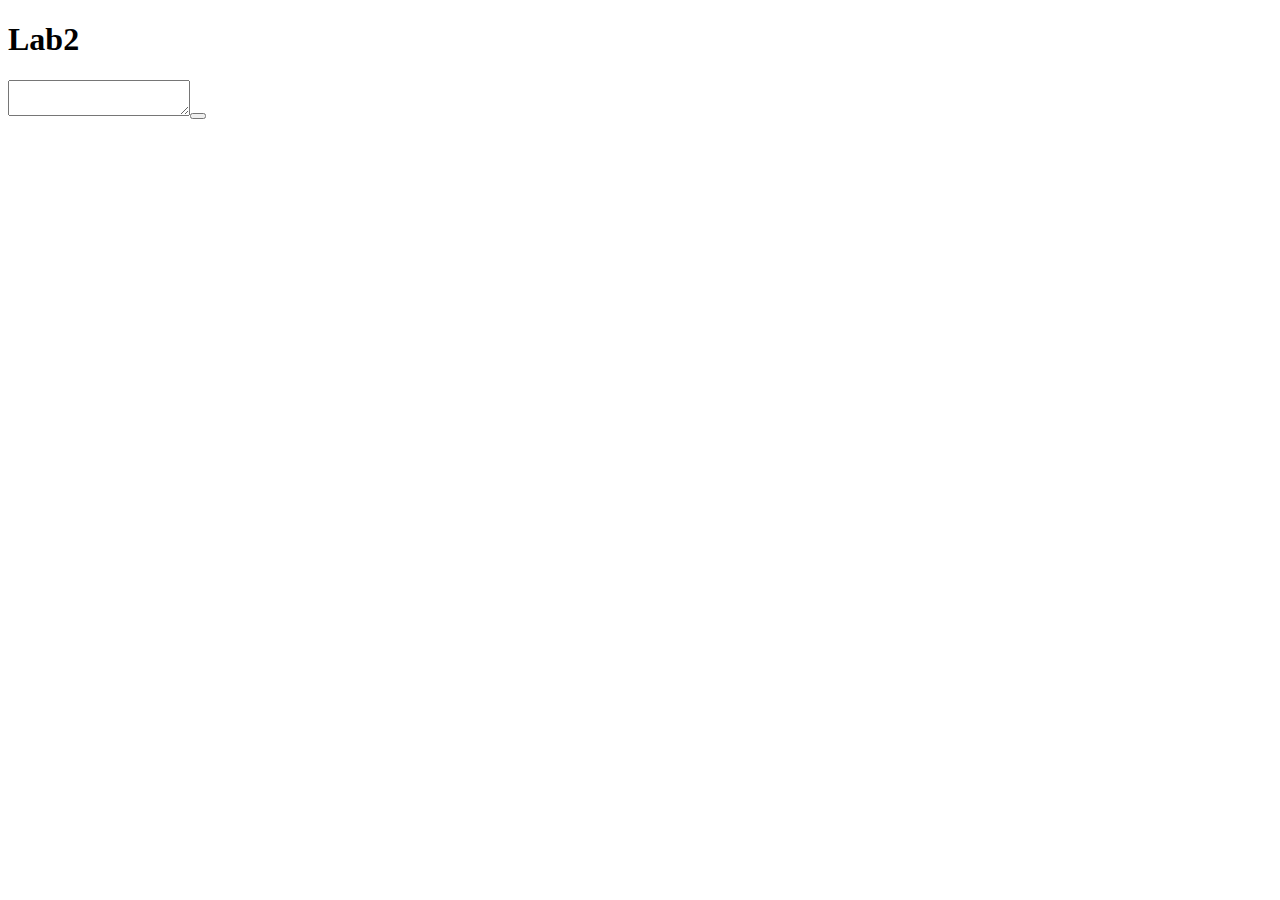
<file: index.html>
<!DOCTYPE html>
<html lang="en">
<head>
    <meta charset="UTF-8">
    <meta name="viewport" content="width=device-width, initial-scale=1.0">
    <title>Document</title>
</head>
<body>
    <h1>Lab2</h1>
</body>
<!-- <script src="./lab2.1.js"></script> -->
<script src="./lab2.2.js"></script>
<!-- <script src="./lab2.3.js"></script> -->
<!-- <script src="./lab2.4.js"></script> -->
</html>
</file>
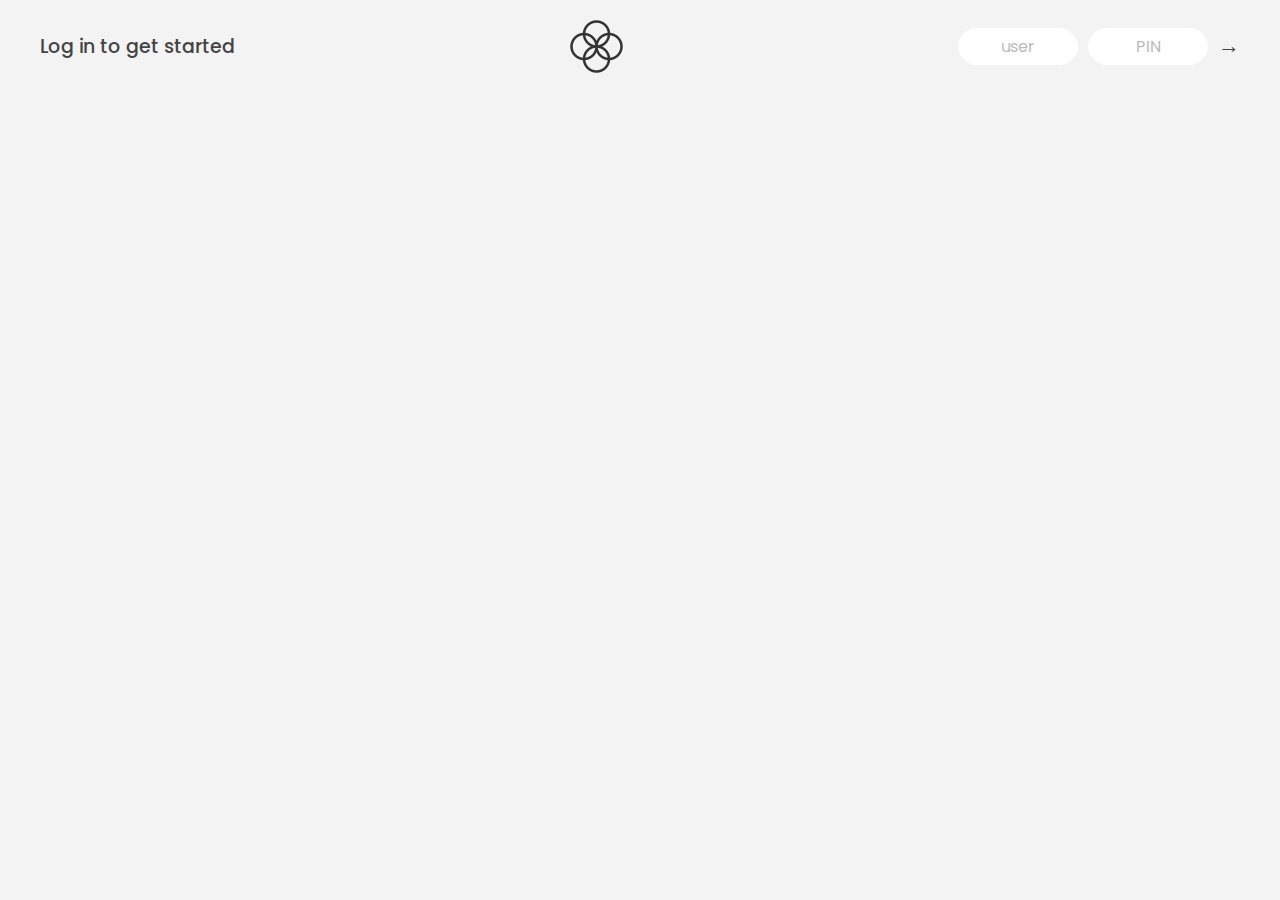
<file: lab4/index.html>
<!DOCTYPE html>
<html lang="en">
  <head>
    <meta charset="UTF-8" />
    <meta name="viewport" content="width=device-width, initial-scale=1.0" />
    <meta http-equiv="X-UA-Compatible" content="ie=edge" />
    <link rel="shortcut icon" type="image/png" href="icon.png" />

    <link
      href="https://fonts.googleapis.com/css?family=Poppins:400,500,600&display=swap"
      rel="stylesheet"
    />

    <link rel="stylesheet" href="./style.css" />
    <title>Bankist</title>
  </head>
  <body>
    <nav>
      <p class="welcome">Log in to get started</p>
      <img src="./logo.png" alt="Logo" class="logo" />
      <form class="login">
        <input
          type="text"
          placeholder="user"
          class="login__input login__input--user"
        />
        <input
          type="text"
          placeholder="PIN"
          maxlength="4"
          class="login__input login__input--pin"
        />
        <button class="login__btn">&rarr;</button>
      </form>
    </nav>

    <main class="app">
      <div class="balance">
        <div>
          <p class="balance__label">Current balance</p>
          <p class="balance__date">
            As of <span class="date">05/03/2037</span>
          </p>
        </div>
        <p class="balance__value">0000€</p>
      </div>

      <div class="movements">
        <div class="movements__row">
          <div class="movements__type movements__type--deposit">2 deposit</div>
          <div class="movements__date">3 days ago</div>
          <div class="movements__value">4 000€</div>
        </div>
        <div class="movements__row">
          <div class="movements__type movements__type--withdrawal">
            1 withdrawal
          </div>
          <div class="movements__date">24/01/2037</div>
          <div class="movements__value">-378€</div>
        </div>
      </div>

      <div class="summary">
        <p class="summary__label">In</p>
        <p class="summary__value summary__value--in">0000€</p>
        <p class="summary__label">Out</p>
        <p class="summary__value summary__value--out">0000€</p>
        <p class="summary__label">Interest</p>
        <p class="summary__value summary__value--interest">0000€</p>
        <button class="btn--sort">&downarrow; SORT</button>
      </div>

      <div class="operation operation--transfer">
        <h2>Transfer money</h2>
        <form class="form form--transfer">
          <input type="text" class="form__input form__input--to" />
          <input type="number" class="form__input form__input--amount" />
          <button class="form__btn form__btn--transfer">&rarr;</button>
          <label class="form__label">Transfer to</label>
          <label class="form__label">Amount</label>
        </form>
      </div>

      <div class="operation operation--loan">
        <h2>Request loan</h2>
        <form class="form form--loan">
          <input type="number" class="form__input form__input--loan-amount" />
          <button class="form__btn form__btn--loan">&rarr;</button>
          <label class="form__label form__label--loan">Amount</label>
        </form>
      </div>

      <div class="operation operation--close">
        <h2>Close account</h2>
        <form class="form form--close">
          <input type="text" class="form__input form__input--user" />
          <input
            type="password"
            maxlength="6"
            class="form__input form__input--pin"
          />
          <button class="form__btn form__btn--close">&rarr;</button>
          <label class="form__label">Confirm user</label>
          <label class="form__label">Confirm PIN</label>
        </form>
      </div>

      <p class="logout-timer">
        You will be logged out in <span class="timer">05:00</span>
      </p>
    </main>

    <script src="script.js"></script>
  </body>
</html>
</file>
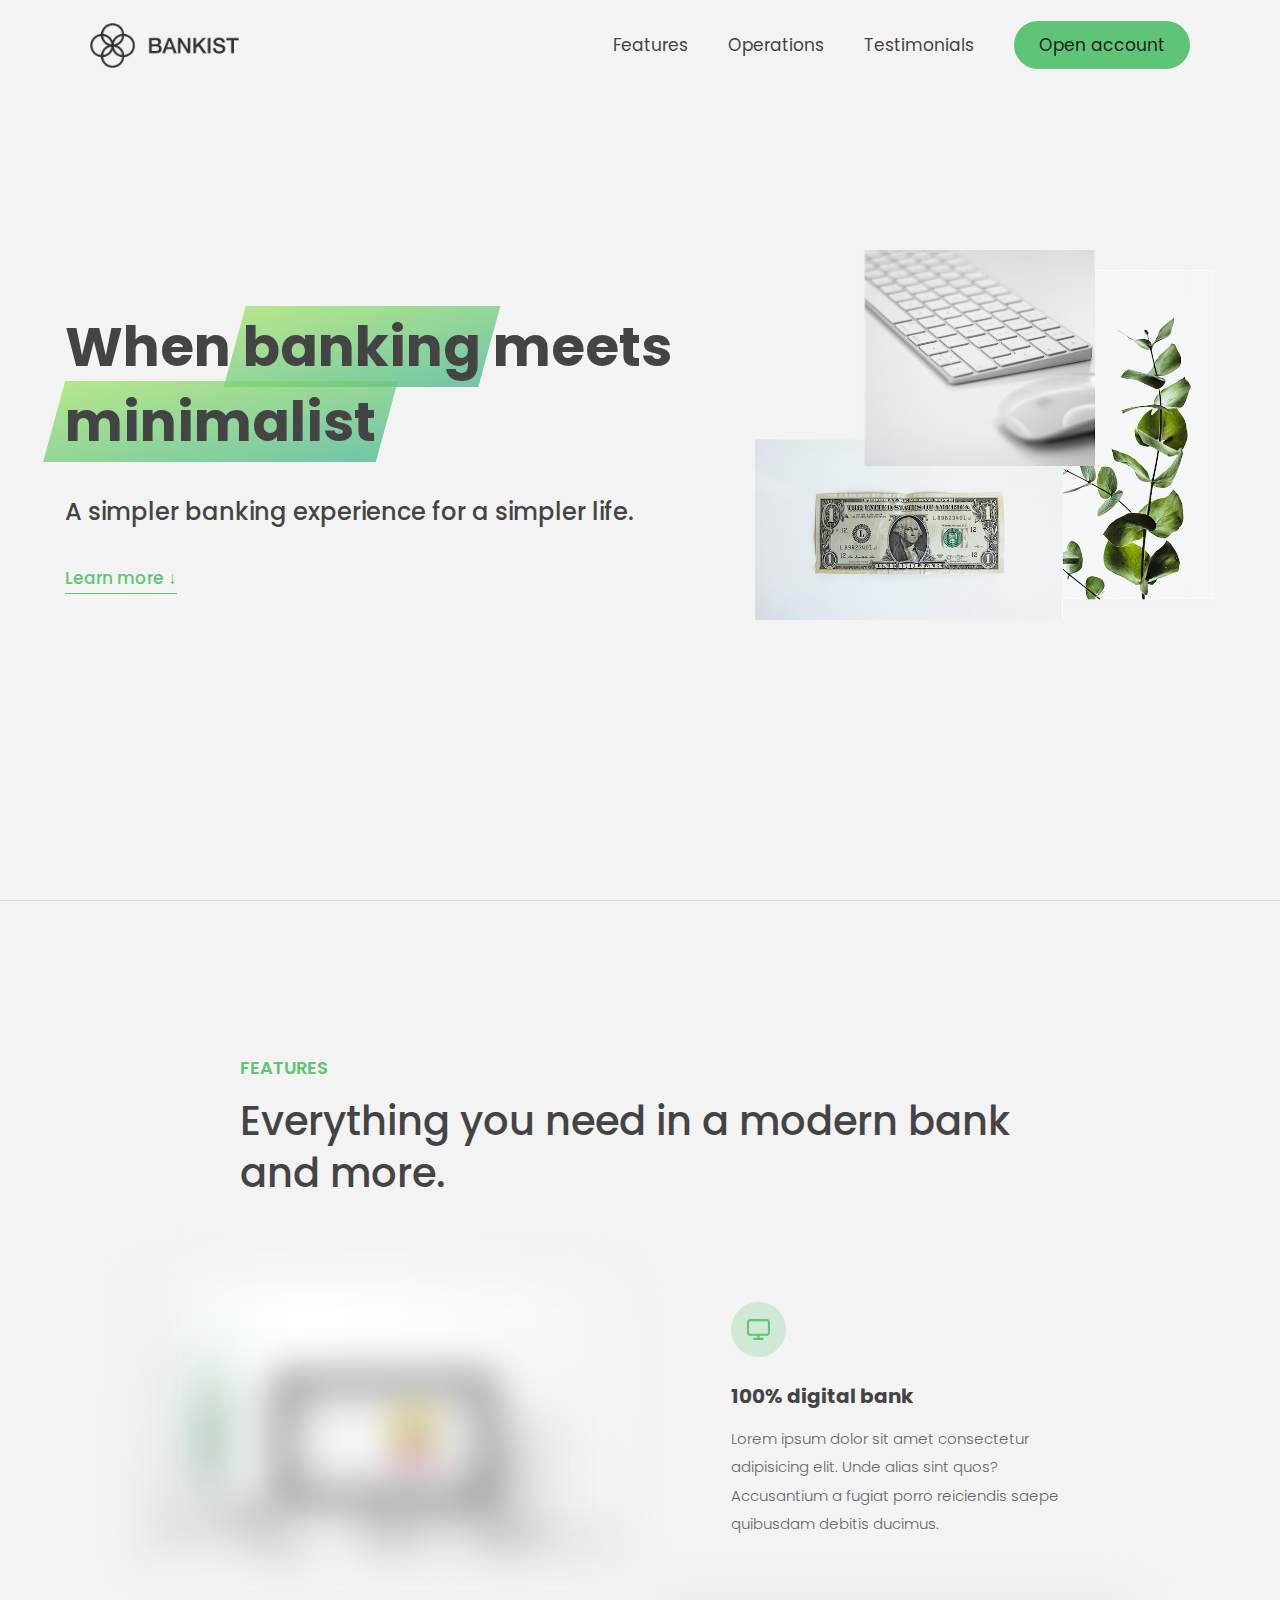
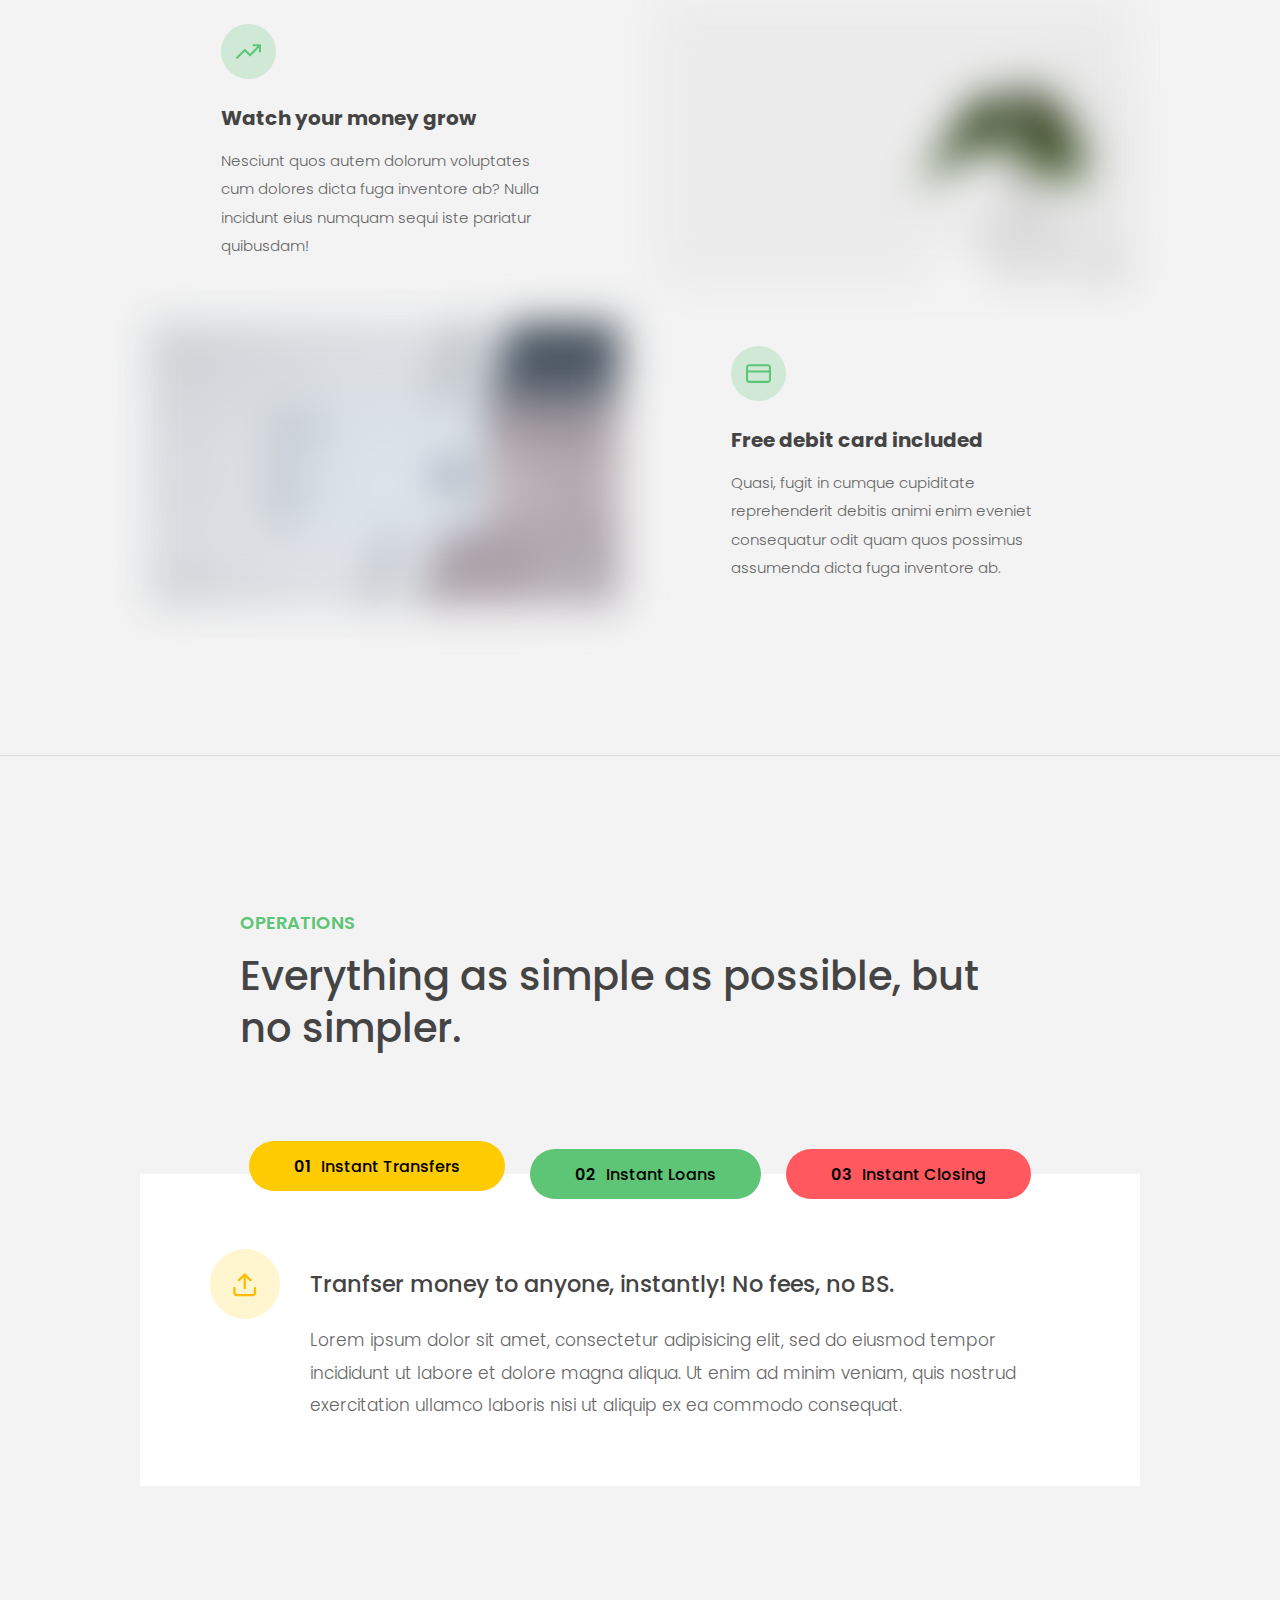
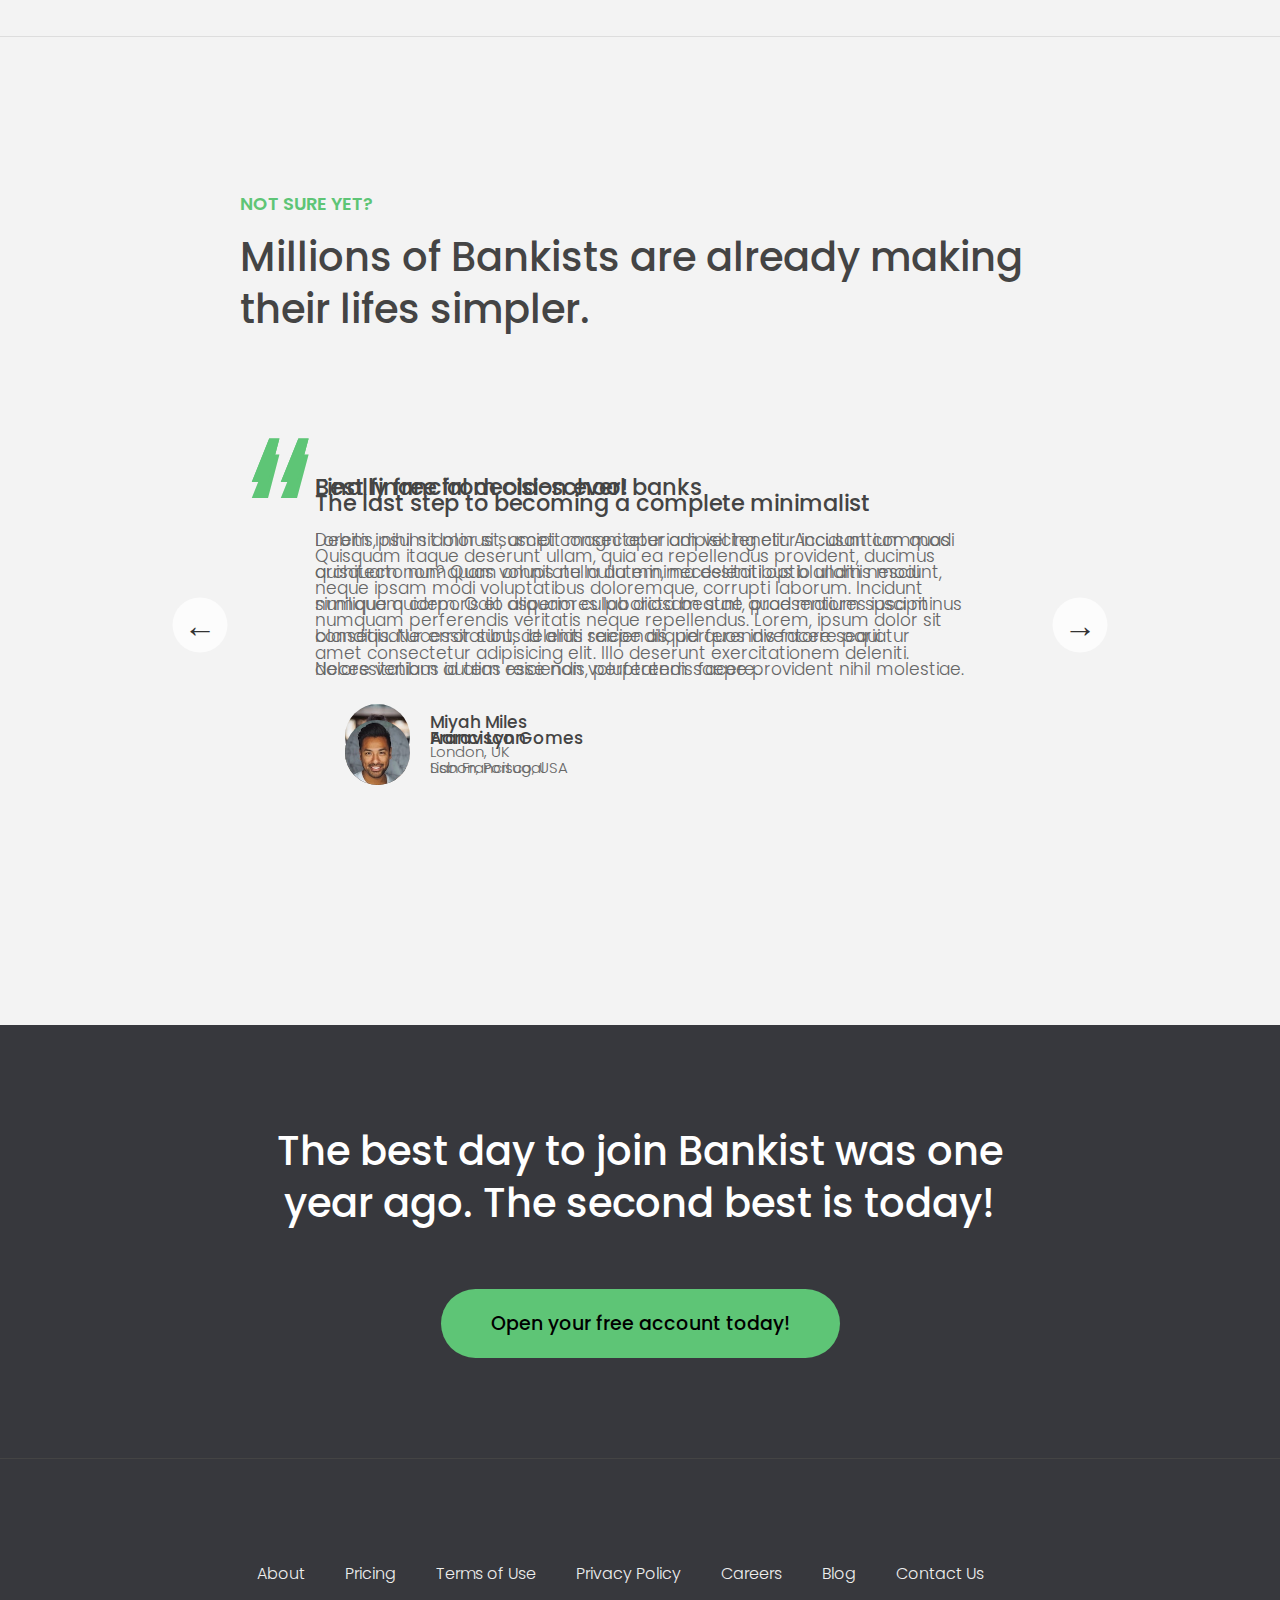
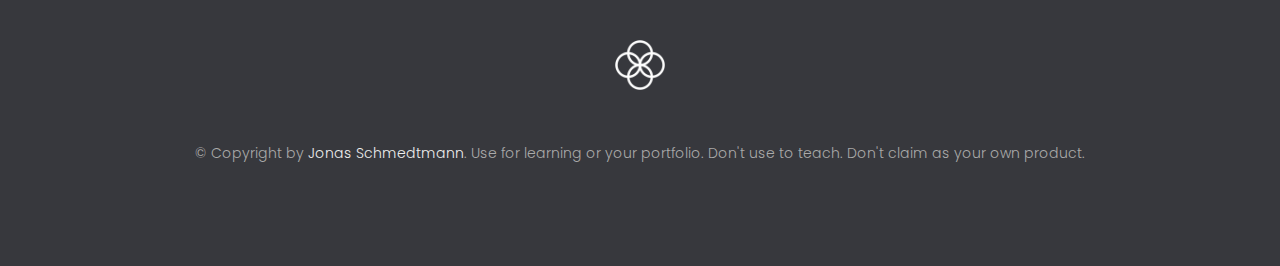
<file: lab5/index.html>
<!DOCTYPE html>
<html lang="en">
  <head>
    <meta charset="UTF-8" />
    <meta name="viewport" content="width=device-width, initial-scale=1.0" />
    <meta http-equiv="X-UA-Compatible" content="ie=edge" />
    <link rel="shortcut icon" type="image/png" href="img/icon.png" />

    <link
      href="https://fonts.googleapis.com/css?family=Poppins:300,400,500,600&display=swap"
      rel="stylesheet"
    />
    <link rel="stylesheet" href="style.css" />
    <title>Bankist | When Banking meets Minimalist</title>

    <script defer src="script.js"></script>
  </head>
  <body>
    <header class="header">
      <nav class="nav">
        <img
          src="img/logo.png"
          alt="Bankist logo"
          class="nav__logo"
          id="logo"
          designer="Jonas"
          data-version-number="3.0"
        />
        <ul class="nav__links">
          <li class="nav__item">
            <a class="nav__link" href="#section--1">Features</a>
          </li>
          <li class="nav__item">
            <a class="nav__link" href="#section--2">Operations</a>
          </li>
          <li class="nav__item">
            <a class="nav__link" href="#section--3">Testimonials</a>
          </li>
          <li class="nav__item">
            <a class="nav__link nav__link--btn btn--show-modal" href="#"
              >Open account</a
            >
          </li>
        </ul>
      </nav>

      <div class="header__title">
        <!-- <h1 onclick="alert('HTML alert')"> -->
        <h1>
          When
          <!-- Green highlight effect -->
          <span class="highlight">banking</span>
          meets<br />
          <span class="highlight">minimalist</span>
        </h1>
        <h4>A simpler banking experience for a simpler life.</h4>
        <button class="btn--text btn--scroll-to">Learn more &DownArrow;</button>
        <img
          src="img/hero.png"
          class="header__img"
          alt="Minimalist bank items"
        />
      </div>
    </header>

    <section class="section" id="section--1">
      <div class="section__title">
        <h2 class="section__description">Features</h2>
        <h3 class="section__header">
          Everything you need in a modern bank and more.
        </h3>
      </div>

      <div class="features">
        <img
          src="img/digital-lazy.jpg"
          data-src="img/digital.jpg"
          alt="Computer"
          class="features__img lazy-img"
        />
        <div class="features__feature">
          <div class="features__icon">
            <svg>
              <use xlink:href="img/icons.svg#icon-monitor"></use>
            </svg>
          </div>
          <h5 class="features__header">100% digital bank</h5>
          <p>
            Lorem ipsum dolor sit amet consectetur adipisicing elit. Unde alias
            sint quos? Accusantium a fugiat porro reiciendis saepe quibusdam
            debitis ducimus.
          </p>
        </div>

        <div class="features__feature">
          <div class="features__icon">
            <svg>
              <use xlink:href="img/icons.svg#icon-trending-up"></use>
            </svg>
          </div>
          <h5 class="features__header">Watch your money grow</h5>
          <p>
            Nesciunt quos autem dolorum voluptates cum dolores dicta fuga
            inventore ab? Nulla incidunt eius numquam sequi iste pariatur
            quibusdam!
          </p>
        </div>
        <img
          src="img/grow-lazy.jpg"
          data-src="img/grow.jpg"
          alt="Plant"
          class="features__img lazy-img"
        />

        <img
          src="img/card-lazy.jpg"
          data-src="img/card.jpg"
          alt="Credit card"
          class="features__img lazy-img"
        />
        <div class="features__feature">
          <div class="features__icon">
            <svg>
              <use xlink:href="img/icons.svg#icon-credit-card"></use>
            </svg>
          </div>
          <h5 class="features__header">Free debit card included</h5>
          <p>
            Quasi, fugit in cumque cupiditate reprehenderit debitis animi enim
            eveniet consequatur odit quam quos possimus assumenda dicta fuga
            inventore ab.
          </p>
        </div>
      </div>
    </section>

    <section class="section" id="section--2">
      <div class="section__title">
        <h2 class="section__description">Operations</h2>
        <h3 class="section__header">
          Everything as simple as possible, but no simpler.
        </h3>
      </div>

      <div class="operations">
        <div class="operations__tab-container">
          <button
            class="btn operations__tab operations__tab--1 operations__tab--active"
            data-tab="1"
          >
            <span>01</span>Instant Transfers
          </button>
          <button class="btn operations__tab operations__tab--2" data-tab="2">
            <span>02</span>Instant Loans
          </button>
          <button class="btn operations__tab operations__tab--3" data-tab="3">
            <span>03</span>Instant Closing
          </button>
        </div>
        <div
          class="operations__content operations__content--1 operations__content--active"
        >
          <div class="operations__icon operations__icon--1">
            <svg>
              <use xlink:href="img/icons.svg#icon-upload"></use>
            </svg>
          </div>
          <h5 class="operations__header">
            Tranfser money to anyone, instantly! No fees, no BS.
          </h5>
          <p>
            Lorem ipsum dolor sit amet, consectetur adipisicing elit, sed do
            eiusmod tempor incididunt ut labore et dolore magna aliqua. Ut enim
            ad minim veniam, quis nostrud exercitation ullamco laboris nisi ut
            aliquip ex ea commodo consequat.
          </p>
        </div>

        <div class="operations__content operations__content--2">
          <div class="operations__icon operations__icon--2">
            <svg>
              <use xlink:href="img/icons.svg#icon-home"></use>
            </svg>
          </div>
          <h5 class="operations__header">
            Buy a home or make your dreams come true, with instant loans.
          </h5>
          <p>
            Duis aute irure dolor in reprehenderit in voluptate velit esse
            cillum dolore eu fugiat nulla pariatur. Excepteur sint occaecat
            cupidatat non proident, sunt in culpa qui officia deserunt mollit
            anim id est laborum.
          </p>
        </div>
        <div class="operations__content operations__content--3">
          <div class="operations__icon operations__icon--3">
            <svg>
              <use xlink:href="img/icons.svg#icon-user-x"></use>
            </svg>
          </div>
          <h5 class="operations__header">
            No longer need your account? No problem! Close it instantly.
          </h5>
          <p>
            Excepteur sint occaecat cupidatat non proident, sunt in culpa qui
            officia deserunt mollit anim id est laborum. Ut enim ad minim
            veniam, quis nostrud exercitation ullamco laboris nisi ut aliquip ex
            ea commodo consequat.
          </p>
        </div>
      </div>
    </section>

    <section class="section" id="section--3">
      <div class="section__title section__title--testimonials">
        <h2 class="section__description">Not sure yet?</h2>
        <h3 class="section__header">
          Millions of Bankists are already making their lifes simpler.
        </h3>
      </div>

      <div class="slider">
        <div class="slide">
          <div class="testimonial">
            <h5 class="testimonial__header">Best financial decision ever!</h5>
            <blockquote class="testimonial__text">
              Lorem ipsum dolor sit, amet consectetur adipisicing elit.
              Accusantium quas quisquam non? Quas voluptate nulla minima
              deleniti optio ullam nesciunt, numquam corporis et asperiores
              laboriosam sunt, praesentium suscipit blanditiis. Necessitatibus
              id alias reiciendis, perferendis facere pariatur dolore veniam
              autem esse non voluptatem saepe provident nihil molestiae.
            </blockquote>
            <address class="testimonial__author">
              <img src="img/user-1.jpg" alt="" class="testimonial__photo" />
              <h6 class="testimonial__name">Aarav Lynn</h6>
              <p class="testimonial__location">San Francisco, USA</p>
            </address>
          </div>
        </div>

        <div class="slide">
          <div class="testimonial">
            <h5 class="testimonial__header">
              The last step to becoming a complete minimalist
            </h5>
            <blockquote class="testimonial__text">
              Quisquam itaque deserunt ullam, quia ea repellendus provident,
              ducimus neque ipsam modi voluptatibus doloremque, corrupti
              laborum. Incidunt numquam perferendis veritatis neque repellendus.
              Lorem, ipsum dolor sit amet consectetur adipisicing elit. Illo
              deserunt exercitationem deleniti.
            </blockquote>
            <address class="testimonial__author">
              <img src="img/user-2.jpg" alt="" class="testimonial__photo" />
              <h6 class="testimonial__name">Miyah Miles</h6>
              <p class="testimonial__location">London, UK</p>
            </address>
          </div>
        </div>

        <div class="slide">
          <div class="testimonial">
            <h5 class="testimonial__header">
              Finally free from old-school banks
            </h5>
            <blockquote class="testimonial__text">
              Debitis, nihil sit minus suscipit magni aperiam vel tenetur
              incidunt commodi architecto numquam omnis nulla autem,
              necessitatibus blanditiis modi similique quidem. Odio aliquam
              culpa dicta beatae quod maiores ipsa minus consequatur error sunt,
              deleniti saepe aliquid quos inventore sequi. Necessitatibus id
              alias reiciendis, perferendis facere.
            </blockquote>
            <address class="testimonial__author">
              <img src="img/user-3.jpg" alt="" class="testimonial__photo" />
              <h6 class="testimonial__name">Francisco Gomes</h6>
              <p class="testimonial__location">Lisbon, Portugal</p>
            </address>
          </div>
        </div>

        <button class="slider__btn slider__btn--left">&larr;</button>
        <button class="slider__btn slider__btn--right">&rarr;</button>
        <div class="dots"></div>
      </div>
    </section>

    <section class="section section--sign-up">
      <div class="section__title">
        <h3 class="section__header">
          The best day to join Bankist was one year ago. The second best is
          today!
        </h3>
      </div>
      <button class="btn btn--show-modal">Open your free account today!</button>
    </section>

    <footer class="footer">
      <ul class="footer__nav">
        <li class="footer__item">
          <a class="footer__link" href="#">About</a>
        </li>
        <li class="footer__item">
          <a class="footer__link" href="#">Pricing</a>
        </li>
        <li class="footer__item">
          <a class="footer__link" href="#">Terms of Use</a>
        </li>
        <li class="footer__item">
          <a class="footer__link" href="#">Privacy Policy</a>
        </li>
        <li class="footer__item">
          <a class="footer__link" href="#">Careers</a>
        </li>
        <li class="footer__item">
          <a class="footer__link" href="#">Blog</a>
        </li>
        <li class="footer__item">
          <a class="footer__link" href="#">Contact Us</a>
        </li>
      </ul>
      <img src="img/icon.png" alt="Logo" class="footer__logo" />
      <p class="footer__copyright">
        &copy; Copyright by
        <a
          class="footer__link twitter-link"
          target="_blank"
          href="https://twitter.com/jonasschmedtman"
          >Jonas Schmedtmann</a
        >. Use for learning or your portfolio. Don't use to teach. Don't claim
        as your own product.
      </p>
    </footer>

    <div class="modal hidden">
      <button class="btn--close-modal">&times;</button>
      <h2 class="modal__header">
        Open your bank account <br />
        in just <span class="highlight">5 minutes</span>
      </h2>
      <form class="modal__form">
        <label>First Name</label>
        <input type="text" />
        <label>Last Name</label>
        <input type="text" />
        <label>Email Address</label>
        <input type="email" />
        <button class="btn">Next step &rarr;</button>
      </form>
    </div>
    <div class="overlay hidden"></div>

    <!-- <script src="script.js"></script> -->
  </body>
</html>
</file>
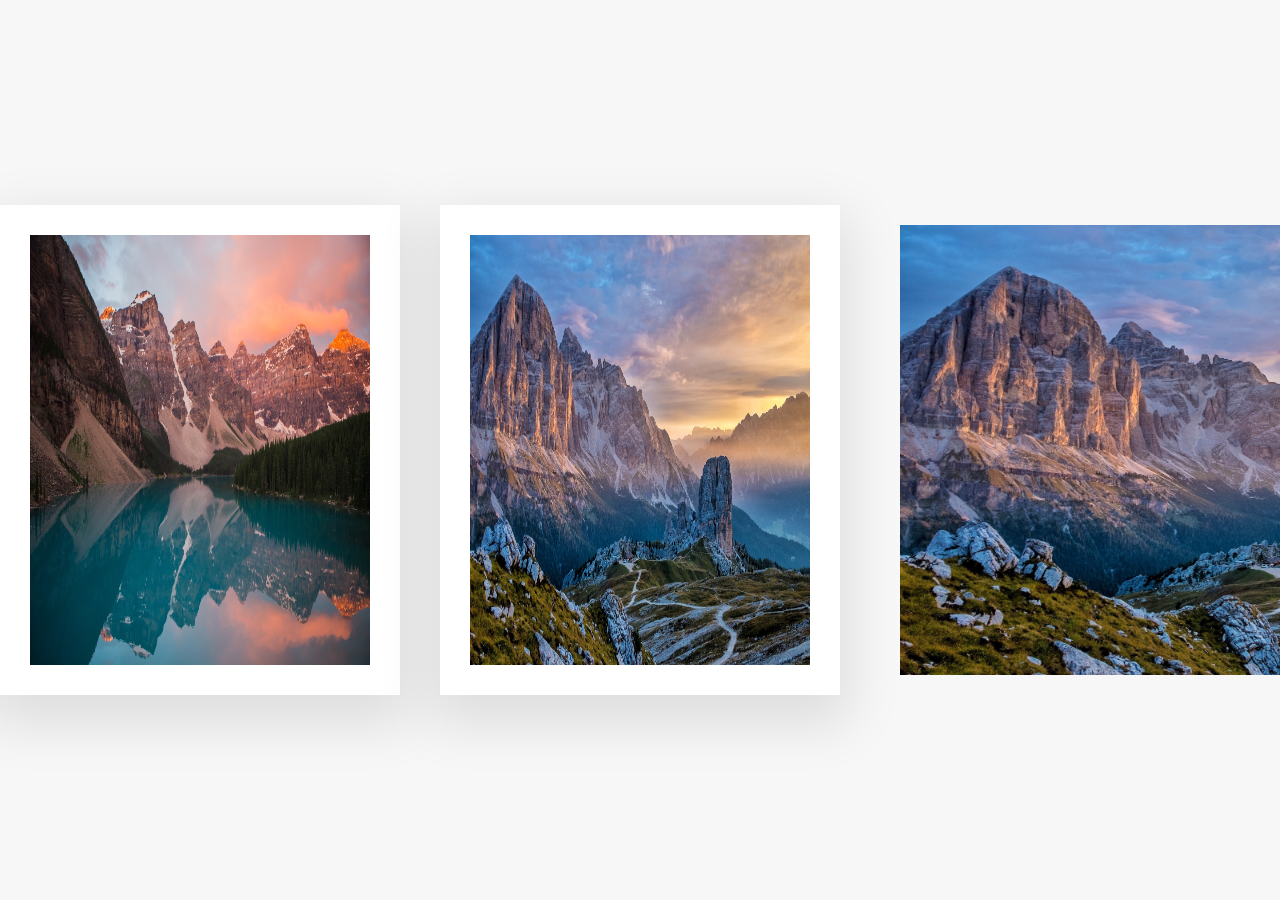
<file: Lab8/index.html>
<!DOCTYPE html>
<html lang="en">
  <head>
    <meta charset="UTF-8" />
    <meta name="viewport" content="width=device-width, initial-scale=1.0" />
    <meta http-equiv="X-UA-Compatible" content="ie=edge" />
    <link rel="stylesheet" href="style.css" />
    <script defer src="lab8.js"></script>
    <title>Asynchronous JavaScript</title>
  </head>
  <body>
    <main class="container">
      <div class="countries">
        <!--
        <article class="country">
          <img class="country__img" src="" />
          <div class="country__data">
            <h3 class="country__name">COUNTRY</h3>
            <h4 class="country__region">REGION</h4>
            <p class="country__row"><span>👫</span>POP people</p>
            <p class="country__row"><span>🗣️</span>LANG</p>
            <p class="country__row"><span>💰</span>CUR</p>
          </div>
        </article>
        -->
      </div>
      <!-- <button class="btn-country">Where am I?</button> -->
      <div class="images"></div>
    </main>
  </body>
</html>
</file>
<file: lab4/style.css>
/*
 * Use this CSS to learn some intersting techniques,
 * in case you're wondering how I built the UI.
 * Have fun! 😁
 */

* {
  margin: 0;
  padding: 0;
  box-sizing: inherit;
}

html {
  font-size: 62.5%;
  box-sizing: border-box;
}

body {
  font-family: 'Poppins', sans-serif;
  color: #444;
  background-color: #f3f3f3;
  height: 100vh;
  padding: 2rem;
}

nav {
  display: flex;
  justify-content: space-between;
  align-items: center;
  padding: 0 2rem;
}

.welcome {
  font-size: 1.9rem;
  font-weight: 500;
}

.logo {
  height: 5.25rem;
}

.login {
  display: flex;
}

.login__input {
  border: none;
  padding: 0.5rem 2rem;
  font-size: 1.6rem;
  font-family: inherit;
  text-align: center;
  width: 12rem;
  border-radius: 10rem;
  margin-right: 1rem;
  color: inherit;
  border: 1px solid #fff;
  transition: all 0.3s;
}

.login__input:focus {
  outline: none;
  border: 1px solid #ccc;
}

.login__input::placeholder {
  color: #bbb;
}

.login__btn {
  border: none;
  background: none;
  font-size: 2.2rem;
  color: inherit;
  cursor: pointer;
  transition: all 0.3s;
}

.login__btn:hover,
.login__btn:focus,
.btn--sort:hover,
.btn--sort:focus {
  outline: none;
  color: #777;
}

/* MAIN */
.app {
  position: relative;
  max-width: 100rem;
  margin: 4rem auto;
  display: grid;
  grid-template-columns: 4fr 3fr;
  grid-template-rows: auto repeat(3, 15rem) auto;
  gap: 2rem;

  /* NOTE This creates the fade in/out anumation */
  opacity: 0;
  transition: all 1s;
}

.balance {
  grid-column: 1 / span 2;
  display: flex;
  align-items: flex-end;
  justify-content: space-between;
  margin-bottom: 2rem;
}

.balance__label {
  font-size: 2.2rem;
  font-weight: 500;
  margin-bottom: -0.2rem;
}

.balance__date {
  font-size: 1.4rem;
  color: #888;
}

.balance__value {
  font-size: 4.5rem;
  font-weight: 400;
}

/* MOVEMENTS */
.movements {
  grid-row: 2 / span 3;
  background-color: #fff;
  border-radius: 1rem;
  overflow: scroll;
}

.movements__row {
  padding: 2.25rem 4rem;
  display: flex;
  align-items: center;
  border-bottom: 1px solid #eee;
}

.movements__type {
  font-size: 1.1rem;
  text-transform: uppercase;
  font-weight: 500;
  color: #fff;
  padding: 0.1rem 1rem;
  border-radius: 10rem;
  margin-right: 2rem;
}

.movements__date {
  font-size: 1.1rem;
  text-transform: uppercase;
  font-weight: 500;
  color: #666;
}

.movements__type--deposit {
  background-image: linear-gradient(to top left, #39b385, #9be15d);
}

.movements__type--withdrawal {
  background-image: linear-gradient(to top left, #e52a5a, #ff585f);
}

.movements__value {
  font-size: 1.7rem;
  margin-left: auto;
}

/* SUMMARY */
.summary {
  grid-row: 5 / 6;
  display: flex;
  align-items: baseline;
  padding: 0 0.3rem;
  margin-top: 1rem;
}

.summary__label {
  font-size: 1.2rem;
  font-weight: 500;
  text-transform: uppercase;
  margin-right: 0.8rem;
}

.summary__value {
  font-size: 2.2rem;
  margin-right: 2.5rem;
}

.summary__value--in,
.summary__value--interest {
  color: #66c873;
}

.summary__value--out {
  color: #f5465d;
}

.btn--sort {
  margin-left: auto;
  border: none;
  background: none;
  font-size: 1.3rem;
  font-weight: 500;
  cursor: pointer;
}

/* OPERATIONS */
.operation {
  border-radius: 1rem;
  padding: 3rem 4rem;
  color: #333;
}

.operation--transfer {
  background-image: linear-gradient(to top left, #ffb003, #ffcb03);
}

.operation--loan {
  background-image: linear-gradient(to top left, #39b385, #9be15d);
}

.operation--close {
  background-image: linear-gradient(to top left, #e52a5a, #ff585f);
}

h2 {
  margin-bottom: 1.5rem;
  font-size: 1.7rem;
  font-weight: 600;
  color: #333;
}

.form {
  display: grid;
  grid-template-columns: 2.5fr 2.5fr 1fr;
  grid-template-rows: auto auto;
  gap: 0.4rem 1rem;
}

/* Exceptions for interst */
.form.form--loan {
  grid-template-columns: 2.5fr 1fr 2.5fr;
}
.form__label--loan {
  grid-row: 2;
}
/* End exceptions */

.form__input {
  width: 100%;
  border: none;
  background-color: rgba(255, 255, 255, 0.4);
  font-family: inherit;
  font-size: 1.5rem;
  text-align: center;
  color: #333;
  padding: 0.3rem 1rem;
  border-radius: 0.7rem;
  transition: all 0.3s;
}

.form__input:focus {
  outline: none;
  background-color: rgba(255, 255, 255, 0.6);
}

.form__label {
  font-size: 1.3rem;
  text-align: center;
}

.form__btn {
  border: none;
  border-radius: 0.7rem;
  font-size: 1.8rem;
  background-color: #fff;
  cursor: pointer;
  transition: all 0.3s;
}

.form__btn:focus {
  outline: none;
  background-color: rgba(255, 255, 255, 0.8);
}

.logout-timer {
  padding: 0 0.3rem;
  margin-top: 1.9rem;
  text-align: right;
  font-size: 1.25rem;
}

.timer {
  font-weight: 600;
}
</file>
<file: lab5/style.css>
/* The page is NOT responsive. You can implement responsiveness yourself if you wanna have some fun 😃 */

:root {
  --color-primary: #5ec576;
  --color-secondary: #ffcb03;
  --color-tertiary: #ff585f;
  --color-primary-darker: #4bbb7d;
  --color-secondary-darker: #ffbb00;
  --color-tertiary-darker: #fd424b;
  --color-primary-opacity: #5ec5763a;
  --color-secondary-opacity: #ffcd0331;
  --color-tertiary-opacity: #ff58602d;
  --gradient-primary: linear-gradient(to top left, #39b385, #9be15d);
  --gradient-secondary: linear-gradient(to top left, #ffb003, #ffcb03);
}

* {
  margin: 0;
  padding: 0;
  box-sizing: inherit;
}

html {
  font-size: 62.5%;
  box-sizing: border-box;
}

body {
  font-family: 'Poppins', sans-serif;
  font-weight: 300;
  color: #444;
  line-height: 1.9;
  background-color: #f3f3f3;
}

/* GENERAL ELEMENTS */
.section {
  padding: 15rem 3rem;
  border-top: 1px solid #ddd;

  transition: transform 1s, opacity 1s;
}

.section--hidden {
  opacity: 0;
  transform: translateY(8rem);
}

.section__title {
  max-width: 80rem;
  margin: 0 auto 8rem auto;
}

.section__description {
  font-size: 1.8rem;
  font-weight: 600;
  text-transform: uppercase;
  color: var(--color-primary);
  margin-bottom: 1rem;
}

.section__header {
  font-size: 4rem;
  line-height: 1.3;
  font-weight: 500;
}

.btn {
  display: inline-block;
  background-color: var(--color-primary);
  font-size: 1.6rem;
  font-family: inherit;
  font-weight: 500;
  border: none;
  padding: 1.25rem 4.5rem;
  border-radius: 10rem;
  cursor: pointer;
  transition: all 0.3s;
}

.btn:hover {
  background-color: var(--color-primary-darker);
}

.btn--text {
  display: inline-block;
  background: none;
  font-size: 1.7rem;
  font-family: inherit;
  font-weight: 500;
  color: var(--color-primary);
  border: none;
  border-bottom: 1px solid currentColor;
  padding-bottom: 2px;
  cursor: pointer;
  transition: all 0.3s;
}

p {
  color: #666;
}

/* This is BAD for accessibility! Don't do in the real world! */
button:focus {
  outline: none;
}

img {
  transition: filter 0.5s;
}

.lazy-img {
  filter: blur(20px);
}

/* NAVIGATION */
.nav {
  display: flex;
  justify-content: space-between;
  align-items: center;
  height: 9rem;
  width: 100%;
  padding: 0 6rem;
  z-index: 100;
}

/* nav and stickly class at the same time */
.nav.sticky {
  position: fixed;
  background-color: rgba(255, 255, 255, 0.95);
}

.nav__logo {
  height: 4.5rem;
  transition: all 0.3s;
}

.nav__links {
  display: flex;
  align-items: center;
  list-style: none;
}

.nav__item {
  margin-left: 4rem;
}

.nav__link:link,
.nav__link:visited {
  font-size: 1.7rem;
  font-weight: 400;
  color: inherit;
  text-decoration: none;
  display: block;
  transition: all 0.3s;
}

.nav__link--btn:link,
.nav__link--btn:visited {
  padding: 0.8rem 2.5rem;
  border-radius: 3rem;
  background-color: var(--color-primary);
  color: #222;
}

.nav__link--btn:hover,
.nav__link--btn:active {
  color: inherit;
  background-color: var(--color-primary-darker);
  color: #333;
}

/* HEADER */
.header {
  padding: 0 3rem;
  height: 100vh;
  display: flex;
  flex-direction: column;
  align-items: center;
}

.header__title {
  flex: 1;

  max-width: 115rem;
  display: grid;
  grid-template-columns: 3fr 2fr;
  row-gap: 3rem;
  align-content: center;
  justify-content: center;

  align-items: start;
  justify-items: start;
}

h1 {
  font-size: 5.5rem;
  line-height: 1.35;
}

h4 {
  font-size: 2.4rem;
  font-weight: 500;
}

.header__img {
  width: 100%;
  grid-column: 2 / 3;
  grid-row: 1 / span 4;
  transform: translateY(-6rem);
}

.highlight {
  position: relative;
}

.highlight::after {
  display: block;
  content: '';
  position: absolute;
  bottom: 0;
  left: 0;
  height: 100%;
  width: 100%;
  z-index: -1;
  opacity: 0.7;
  transform: scale(1.07, 1.05) skewX(-15deg);
  background-image: var(--gradient-primary);
}

/* FEATURES */
.features {
  display: grid;
  grid-template-columns: 1fr 1fr;
  gap: 4rem;
  margin: 0 12rem;
}

.features__img {
  width: 100%;
}

.features__feature {
  align-self: center;
  justify-self: center;
  width: 70%;
  font-size: 1.5rem;
}

.features__icon {
  display: flex;
  align-items: center;
  justify-content: center;
  background-color: var(--color-primary-opacity);
  height: 5.5rem;
  width: 5.5rem;
  border-radius: 50%;
  margin-bottom: 2rem;
}

.features__icon svg {
  height: 2.5rem;
  width: 2.5rem;
  fill: var(--color-primary);
}

.features__header {
  font-size: 2rem;
  margin-bottom: 1rem;
}

/* OPERATIONS */
.operations {
  max-width: 100rem;
  margin: 12rem auto 0 auto;

  background-color: #fff;
}

.operations__tab-container {
  display: flex;
  justify-content: center;
}

.operations__tab {
  margin-right: 2.5rem;
  transform: translateY(-50%);
}

.operations__tab span {
  margin-right: 1rem;
  font-weight: 600;
  display: inline-block;
}

.operations__tab--1 {
  background-color: var(--color-secondary);
}

.operations__tab--1:hover {
  background-color: var(--color-secondary-darker);
}

.operations__tab--3 {
  background-color: var(--color-tertiary);
  margin: 0;
}

.operations__tab--3:hover {
  background-color: var(--color-tertiary-darker);
}

.operations__tab--active {
  transform: translateY(-66%);
}

.operations__content {
  display: none;

  /* JUST PRESENTATIONAL */
  font-size: 1.7rem;
  padding: 2.5rem 7rem 6.5rem 7rem;
}

.operations__content--active {
  display: grid;
  grid-template-columns: 7rem 1fr;
  column-gap: 3rem;
  row-gap: 0.5rem;
}

.operations__header {
  font-size: 2.25rem;
  font-weight: 500;
  align-self: center;
}

.operations__icon {
  display: flex;
  align-items: center;
  justify-content: center;
  height: 7rem;
  width: 7rem;
  border-radius: 50%;
}

.operations__icon svg {
  height: 2.75rem;
  width: 2.75rem;
}

.operations__content p {
  grid-column: 2;
}

.operations__icon--1 {
  background-color: var(--color-secondary-opacity);
}
.operations__icon--2 {
  background-color: var(--color-primary-opacity);
}
.operations__icon--3 {
  background-color: var(--color-tertiary-opacity);
}
.operations__icon--1 svg {
  fill: var(--color-secondary-darker);
}
.operations__icon--2 svg {
  fill: var(--color-primary);
}
.operations__icon--3 svg {
  fill: var(--color-tertiary);
}

/* SLIDER */
.slider {
  max-width: 100rem;
  height: 50rem;
  margin: 0 auto;
  position: relative;

  /* IN THE END */
  overflow: hidden;
}

.slide {
  position: absolute;
  top: 0;
  width: 100%;
  height: 50rem;

  display: flex;
  align-items: center;
  justify-content: center;

  /* THIS creates the animation! */
  transition: transform 1s;
}

.slide > img {
  /* Only for images that have different size than slide */
  width: 100%;
  height: 100%;
  object-fit: cover;
}

.slider__btn {
  position: absolute;
  top: 50%;
  z-index: 10;

  border: none;
  background: rgba(255, 255, 255, 0.7);
  font-family: inherit;
  color: #333;
  border-radius: 50%;
  height: 5.5rem;
  width: 5.5rem;
  font-size: 3.25rem;
  cursor: pointer;
}

.slider__btn--left {
  left: 6%;
  transform: translate(-50%, -50%);
}

.slider__btn--right {
  right: 6%;
  transform: translate(50%, -50%);
}

.dots {
  position: absolute;
  bottom: 5%;
  left: 50%;
  transform: translateX(-50%);
  display: flex;
}

.dots__dot {
  border: none;
  background-color: #b9b9b9;
  opacity: 0.7;
  height: 1rem;
  width: 1rem;
  border-radius: 50%;
  margin-right: 1.75rem;
  cursor: pointer;
  transition: all 0.5s;

  /* Only necessary when overlying images */
  /* box-shadow: 0 0.6rem 1.5rem rgba(0, 0, 0, 0.7); */
}

.dots__dot:last-child {
  margin: 0;
}

.dots__dot--active {
  /* background-color: #fff; */
  background-color: #888;
  opacity: 1;
}

/* TESTIMONIALS */
.testimonial {
  width: 65%;
  position: relative;
}

.testimonial::before {
  content: '\201C';
  position: absolute;
  top: -5.7rem;
  left: -6.8rem;
  line-height: 1;
  font-size: 20rem;
  font-family: inherit;
  color: var(--color-primary);
  z-index: -1;
}

.testimonial__header {
  font-size: 2.25rem;
  font-weight: 500;
  margin-bottom: 1.5rem;
}

.testimonial__text {
  font-size: 1.7rem;
  margin-bottom: 3.5rem;
  color: #666;
}

.testimonial__author {
  margin-left: 3rem;
  font-style: normal;

  display: grid;
  grid-template-columns: 6.5rem 1fr;
  column-gap: 2rem;
}

.testimonial__photo {
  grid-row: 1 / span 2;
  width: 6.5rem;
  border-radius: 50%;
}

.testimonial__name {
  font-size: 1.7rem;
  font-weight: 500;
  align-self: end;
  margin: 0;
}

.testimonial__location {
  font-size: 1.5rem;
}

.section__title--testimonials {
  margin-bottom: 4rem;
}

/* SIGNUP */
.section--sign-up {
  background-color: #37383d;
  border-top: none;
  border-bottom: 1px solid #444;
  text-align: center;
  padding: 10rem 3rem;
}

.section--sign-up .section__header {
  color: #fff;
  text-align: center;
}

.section--sign-up .section__title {
  margin-bottom: 6rem;
}

.section--sign-up .btn {
  font-size: 1.9rem;
  padding: 2rem 5rem;
}

/* FOOTER */
.footer {
  padding: 10rem 3rem;
  background-color: #37383d;
}

.footer__nav {
  list-style: none;
  display: flex;
  justify-content: center;
  margin-bottom: 5rem;
}

.footer__item {
  margin-right: 4rem;
}

.footer__link {
  font-size: 1.6rem;
  color: #eee;
  text-decoration: none;
}

.footer__logo {
  height: 5rem;
  display: block;
  margin: 0 auto;
  margin-bottom: 5rem;
}

.footer__copyright {
  font-size: 1.4rem;
  color: #aaa;
  text-align: center;
}

.footer__copyright .footer__link {
  font-size: 1.4rem;
}

/* MODAL WINDOW */
.modal {
  position: fixed;
  top: 50%;
  left: 50%;
  transform: translate(-50%, -50%);
  max-width: 60rem;
  background-color: #f3f3f3;
  padding: 5rem 6rem;
  box-shadow: 0 4rem 6rem rgba(0, 0, 0, 0.3);
  z-index: 1000;
  transition: all 0.5s;
}

.overlay {
  position: fixed;
  top: 0;
  left: 0;
  width: 100%;
  height: 100%;
  background-color: rgba(0, 0, 0, 0.5);
  backdrop-filter: blur(4px);
  z-index: 100;
  transition: all 0.5s;
}

.modal__header {
  font-size: 3.25rem;
  margin-bottom: 4.5rem;
  line-height: 1.5;
}

.modal__form {
  margin: 0 3rem;
  display: grid;
  grid-template-columns: 1fr 2fr;
  align-items: center;
  gap: 2.5rem;
}

.modal__form label {
  font-size: 1.7rem;
  font-weight: 500;
}

.modal__form input {
  font-size: 1.7rem;
  padding: 1rem 1.5rem;
  border: 1px solid #ddd;
  border-radius: 0.5rem;
}

.modal__form button {
  grid-column: 1 / span 2;
  justify-self: center;
  margin-top: 1rem;
}

.btn--close-modal {
  font-family: inherit;
  color: inherit;
  position: absolute;
  top: 0.5rem;
  right: 2rem;
  font-size: 4rem;
  cursor: pointer;
  border: none;
  background: none;
}

.hidden {
  visibility: hidden;
  opacity: 0;
}

/* COOKIE MESSAGE */
.cookie-message {
  display: flex;
  align-items: center;
  justify-content: space-evenly;
  width: 100%;
  background-color: white;
  color: #bbb;
  font-size: 1.5rem;
  font-weight: 400;
}
</file>
<file: Lab8/style.css>
* {
    margin: 0;
    padding: 0;
    box-sizing: inherit;
  }
  
  html {
    font-size: 62.5%;
    box-sizing: border-box;
  }
  
  body {
    font-family: system-ui;
    color: #555;
    background-color: #f7f7f7;
    min-height: 100vh;
  
    display: flex;
    align-items: center;
    justify-content: center;
  }
  
  .container {
    display: flex;
    flex-flow: column;
    align-items: center;
  }
  
  .countries {
    /* margin-bottom: 8rem; */
    display: flex;
  
    font-size: 2rem;
    opacity: 0;
    transition: opacity 1s;
  }
  
  .country {
    background-color: #fff;
    box-shadow: 0 2rem 5rem 1rem rgba(0, 0, 0, 0.1);
    font-size: 1.8rem;
    width: 30rem;
    border-radius: 0.7rem;
    margin: 0 3rem;
    /* overflow: hidden; */
  }
  
  .neighbour::before {
    content: 'Neighbour country';
    width: 100%;
    position: absolute;
    top: -4rem;
  
    text-align: center;
    font-size: 1.8rem;
    font-weight: 600;
    text-transform: uppercase;
    color: #888;
  }
  
  .neighbour {
    transform: scale(0.8) translateY(1rem);
    margin-left: 0;
  }
  
  .country__img {
    width: 30rem;
    height: 17rem;
    object-fit: cover;
    background-color: #eee;
    border-top-left-radius: 0.7rem;
    border-top-right-radius: 0.7rem;
  }
  
  .country__data {
    padding: 2.5rem 3.75rem 3rem 3.75rem;
  }
  
  .country__name {
    font-size: 2.7rem;
    margin-bottom: 0.7rem;
  }
  
  .country__region {
    font-size: 1.4rem;
    margin-bottom: 2.5rem;
    text-transform: uppercase;
    color: #888;
  }
  
  .country__row:not(:last-child) {
    margin-bottom: 1rem;
  }
  
  .country__row span {
    display: inline-block;
    margin-right: 2rem;
    font-size: 2.4rem;
  }
  
  .btn-country {
    border: none;
    font-size: 2rem;
    padding: 2rem 5rem;
    border-radius: 0.7rem;
    color: white;
    background-color: orangered;
    cursor: pointer;
  }
  
  .images {
    display: flex;
  }
  
  .images img {
    display: block;
    width: 80rem;
    margin: 4rem;
  }
  
  .images img.parallel {
    width: 40rem;
    margin: 2rem;
    border: 3rem solid white;
    box-shadow: 0 2rem 5rem 1rem rgba(0, 0, 0, 0.1);
  }
</file>
